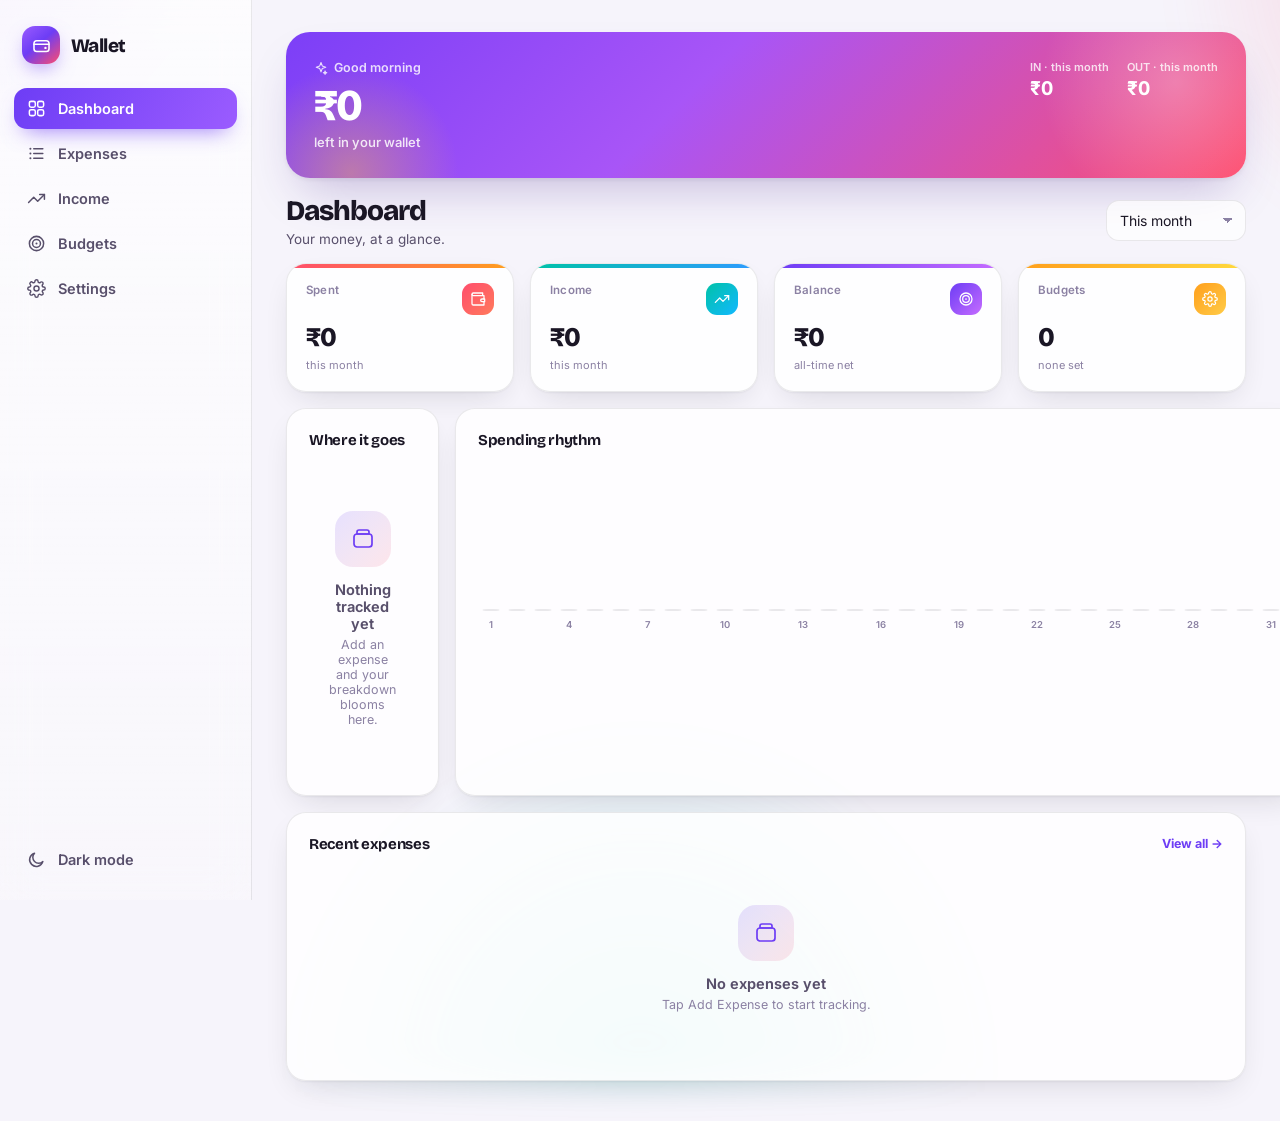
<file: index.html>
<!DOCTYPE html>
<html lang="en">
<head>
<meta charset="UTF-8">
<meta name="viewport" content="width=device-width, initial-scale=1.0, viewport-fit=cover">
<title>Wallet — Student Expense Tracker</title>
<link rel="icon" href="data:image/svg+xml,<svg xmlns=%22http://www.w3.org/2000/svg%22 viewBox=%220 0 100 100%22><text y=%22.9em%22 font-size=%2290%22>💸</text></svg>">
<link rel="preconnect" href="https://fonts.googleapis.com">
<link rel="preconnect" href="https://fonts.gstatic.com" crossorigin>
<link href="https://fonts.googleapis.com/css2?family=Bricolage+Grotesque:opsz,wght@12..96,500;12..96,700;12..96,800&family=Inter:wght@400;500;600;700&display=swap" rel="stylesheet">
<style>
:root{
  --ink:#1a1625; --ink-2:#584f6b; --ink-3:#8b81a3;
  --bg:#f6f4fb; --bg-2:#ffffff; --line:rgba(26,22,37,.09);
  --grape:#6d3df5; --grape-2:#9b5cff;
  --punch:#ff4d6d; --mango:#ff9f1c; --mint:#00c2a8; --sky:#2e9bff; --lilac:#c56cff;
  --shadow:0 1px 2px rgba(26,22,37,.05), 0 12px 32px -12px rgba(26,22,37,.16);
  --shadow-lg:0 2px 4px rgba(26,22,37,.06), 0 24px 48px -16px rgba(64,30,140,.28);
  --r:20px; --r-sm:14px;
  --glow-1:rgba(155,92,255,.30); --glow-2:rgba(255,77,109,.22); --glow-3:rgba(0,194,168,.22);
}
html.dark{
  --ink:#f3f0fa; --ink-2:#b5acc9; --ink-3:#7f7596;
  --bg:#0e0b17; --bg-2:#181328; --line:rgba(255,255,255,.09);
  --shadow:0 1px 2px rgba(0,0,0,.4), 0 16px 40px -16px rgba(0,0,0,.7);
  --shadow-lg:0 2px 6px rgba(0,0,0,.5), 0 28px 56px -18px rgba(0,0,0,.8);
  --glow-1:rgba(155,92,255,.34); --glow-2:rgba(255,77,109,.22); --glow-3:rgba(0,194,168,.20);
}
*{box-sizing:border-box;margin:0;padding:0;-webkit-font-smoothing:antialiased;-webkit-tap-highlight-color:transparent}
html{scroll-behavior:smooth}
body{
  font-family:Inter,-apple-system,BlinkMacSystemFont,'Segoe UI',sans-serif;
  background:var(--bg); color:var(--ink); min-height:100vh; overflow-x:hidden;
  transition:background .3s,color .3s;
}
body::before{
  content:''; position:fixed; inset:-20%; z-index:-1; pointer-events:none;
  background:
    radial-gradient(42vw 42vw at 8% 2%, var(--glow-1), transparent 62%),
    radial-gradient(38vw 38vw at 96% 12%, var(--glow-2), transparent 60%),
    radial-gradient(44vw 44vw at 50% 100%, var(--glow-3), transparent 62%);
  filter:blur(18px);
}
h1,h2,h3,.display{font-family:'Bricolage Grotesque',Inter,sans-serif;letter-spacing:-.025em}
.tnum{font-variant-numeric:tabular-nums}
::-webkit-scrollbar{width:9px;height:9px}
::-webkit-scrollbar-thumb{background:var(--ink-3);opacity:.4;border-radius:9px}
::-webkit-scrollbar-track{background:transparent}
::placeholder{color:var(--ink-3)}
input,select,button,textarea{font-family:inherit;font-size:inherit;color:inherit}
input[type=date]::-webkit-calendar-picker-indicator{opacity:.55;cursor:pointer}
.dark input[type=date]::-webkit-calendar-picker-indicator{filter:invert(1);opacity:.6}
svg{display:block}

@keyframes rise{from{opacity:0;transform:translateY(10px)}to{opacity:1;transform:none}}
@keyframes pop{from{opacity:0;transform:translateY(18px) scale(.97)}to{opacity:1;transform:none}}
@keyframes grow{from{transform:scaleX(0)}to{transform:scaleX(1)}}
.rise{animation:rise .35s cubic-bezier(.2,.8,.3,1) both}
.rise>*{animation:rise .4s cubic-bezier(.2,.8,.3,1) both}
.rise>*:nth-child(2){animation-delay:.04s}
.rise>*:nth-child(3){animation-delay:.08s}
.rise>*:nth-child(4){animation-delay:.12s}
.rise>*:nth-child(5){animation-delay:.16s}

/* ---------- shell ---------- */
.shell{display:flex;min-height:100vh}
.side{
  display:none; width:252px; flex-shrink:0; flex-direction:column; gap:4px;
  padding:20px 14px; position:sticky; top:0; height:100vh;
  border-right:1px solid var(--line);
  background:linear-gradient(180deg, color-mix(in srgb, var(--bg-2) 72%, transparent), color-mix(in srgb, var(--bg-2) 30%, transparent));
  backdrop-filter:blur(20px); -webkit-backdrop-filter:blur(20px);
}
@media(min-width:900px){.side{display:flex}}
.main{flex:1;min-width:0;display:flex;flex-direction:column}
.content{
  flex:1;width:100%;max-width:1180px;margin:0 auto;
  padding:18px 16px calc(104px + env(safe-area-inset-bottom));
}
@media(min-width:640px){.content{padding:26px 24px 40px}}
@media(min-width:900px){.content{padding:32px 34px 40px}}

/* ---------- brand ---------- */
.brand{display:flex;align-items:center;gap:11px;padding:6px 8px 20px}
.brand-mark{
  width:38px;height:38px;border-radius:13px;flex-shrink:0;
  display:grid;place-items:center;color:#fff;
  background:linear-gradient(140deg,var(--grape-2),var(--grape) 45%,var(--punch));
  box-shadow:0 8px 20px -6px rgba(109,61,245,.6);
}
.brand-mark svg{width:19px;height:19px}
.brand-name{font-family:'Bricolage Grotesque',sans-serif;font-weight:800;font-size:19px;letter-spacing:-.03em}

/* ---------- nav ---------- */
.nav-btn{
  display:flex;align-items:center;gap:12px;width:100%;
  padding:11px 13px;border:0;border-radius:13px;cursor:pointer;
  background:transparent;color:var(--ink-2);font-weight:600;font-size:14.5px;
  transition:background .18s,color .18s,transform .18s;
}
.nav-btn svg{width:19px;height:19px}
.nav-btn:hover{background:color-mix(in srgb,var(--ink) 6%,transparent);color:var(--ink)}
.nav-btn.on{
  color:#fff;
  background:linear-gradient(120deg,var(--grape),var(--grape-2));
  box-shadow:0 10px 22px -10px rgba(109,61,245,.75);
}
.nav-btn.on:hover{transform:translateY(-1px)}

/* ---------- topbar (mobile) ---------- */
.topbar{
  display:flex;align-items:center;justify-content:space-between;gap:12px;
  padding:12px 16px calc(12px); position:sticky;top:0;z-index:30;
  border-bottom:1px solid var(--line);
  background:color-mix(in srgb,var(--bg) 80%,transparent);
  backdrop-filter:blur(18px);-webkit-backdrop-filter:blur(18px);
  padding-top:calc(12px + env(safe-area-inset-top));
}
@media(min-width:900px){.topbar{display:none}}

/* ---------- tabbar (mobile) ---------- */
.tabbar{
  position:fixed;left:0;right:0;bottom:0;z-index:40;
  display:grid;grid-template-columns:repeat(5,1fr);
  padding:8px 6px calc(8px + env(safe-area-inset-bottom));
  border-top:1px solid var(--line);
  background:color-mix(in srgb,var(--bg-2) 86%,transparent);
  backdrop-filter:blur(22px);-webkit-backdrop-filter:blur(22px);
}
@media(min-width:900px){.tabbar{display:none}}
.tab{
  display:flex;flex-direction:column;align-items:center;gap:3px;
  border:0;background:transparent;cursor:pointer;padding:6px 2px;border-radius:12px;
  font-size:10.5px;font-weight:600;color:var(--ink-3);transition:color .18s;
}
.tab svg{width:21px;height:21px}
.tab.on{color:var(--grape)}
html.dark .tab.on{color:var(--grape-2)}
.tab.on .tab-ico{
  background:linear-gradient(130deg,var(--grape),var(--lilac));color:#fff;
  box-shadow:0 8px 18px -8px rgba(109,61,245,.8);
}
.tab-ico{padding:5px 13px;border-radius:12px;transition:background .2s,color .2s}

/* ---------- cards ---------- */
.card{
  border-radius:var(--r);border:1px solid var(--line);
  background:color-mix(in srgb,var(--bg-2) 82%,transparent);
  backdrop-filter:blur(16px);-webkit-backdrop-filter:blur(16px);
  box-shadow:var(--shadow);
}
.pad{padding:18px}
@media(min-width:640px){.pad{padding:22px}}

.hero{
  position:relative;overflow:hidden;color:#fff;border:0;
  border-radius:24px;padding:22px;
  background:linear-gradient(135deg,#7c3ff7 0%,#a855f7 42%,#ff4d6d 100%);
  box-shadow:var(--shadow-lg);
}
@media(min-width:640px){.hero{padding:28px}}
.hero::after{
  content:'';position:absolute;right:-70px;top:-90px;width:280px;height:280px;border-radius:50%;
  background:radial-gradient(circle,rgba(255,255,255,.28),transparent 68%);
}
.hero::before{
  content:'';position:absolute;left:-50px;bottom:-110px;width:230px;height:230px;border-radius:50%;
  background:radial-gradient(circle,rgba(255,193,61,.4),transparent 66%);
}
.hero>*{position:relative;z-index:1}

/* ---------- stats ---------- */
.stat-grid{display:grid;grid-template-columns:repeat(2,1fr);gap:12px}
@media(min-width:900px){.stat-grid{grid-template-columns:repeat(4,1fr);gap:16px}}
.stat{
  position:relative;overflow:hidden;border-radius:var(--r);padding:16px;
  border:1px solid var(--line);box-shadow:var(--shadow);
  background:color-mix(in srgb,var(--bg-2) 86%,transparent);
  transition:transform .22s,box-shadow .22s;
}
@media(min-width:640px){.stat{padding:19px}}
.stat:hover{transform:translateY(-3px);box-shadow:var(--shadow-lg)}
.stat-bar{position:absolute;inset:0 0 auto 0;height:4px}
.stat-lbl{font-size:11.5px;font-weight:600;color:var(--ink-3);letter-spacing:.02em}
.stat-val{font-family:'Bricolage Grotesque',sans-serif;font-weight:800;font-size:22px;letter-spacing:-.035em;margin-top:8px;line-height:1.1}
@media(min-width:640px){.stat-val{font-size:27px}}
.stat-sub{font-size:11px;color:var(--ink-3);margin-top:5px}
.chip-ico{width:32px;height:32px;border-radius:11px;display:grid;place-items:center;flex-shrink:0}
.chip-ico svg{width:16px;height:16px}

/* ---------- misc ---------- */
.row-between{display:flex;align-items:center;justify-content:space-between;gap:12px;flex-wrap:wrap}
.h-title{font-size:23px;font-weight:800;letter-spacing:-.035em}
@media(min-width:640px){.h-title{font-size:28px}}
.h-sub{font-size:13.5px;color:var(--ink-2);margin-top:3px}
.sec-title{font-family:'Bricolage Grotesque',sans-serif;font-weight:700;font-size:15px;letter-spacing:-.02em}

.btn{
  display:inline-flex;align-items:center;justify-content:center;gap:7px;
  padding:11px 18px;border:0;border-radius:13px;cursor:pointer;
  font-weight:650;font-size:14px;transition:transform .18s,box-shadow .18s,filter .18s;
}
.btn svg{width:16px;height:16px}
.btn:active{transform:scale(.97)}
.btn-grad{
  color:#fff;background:linear-gradient(120deg,var(--grape),var(--lilac) 60%,var(--punch));
  box-shadow:0 10px 24px -10px rgba(109,61,245,.8);
}
.btn-grad:hover{filter:brightness(1.07);transform:translateY(-2px)}
.btn-soft{background:color-mix(in srgb,var(--ink) 7%,transparent);color:var(--ink-2)}
.btn-soft:hover{background:color-mix(in srgb,var(--ink) 11%,transparent);color:var(--ink)}
.btn-red{color:#fff;background:linear-gradient(120deg,#ff4d6d,#e11d48);box-shadow:0 10px 24px -10px rgba(225,29,72,.7)}
.icon-btn{
  width:38px;height:38px;border-radius:12px;border:1px solid var(--line);
  background:color-mix(in srgb,var(--bg-2) 70%,transparent);
  display:grid;place-items:center;cursor:pointer;color:var(--ink-2);transition:all .18s;
}
.icon-btn svg{width:17px;height:17px}
.icon-btn:hover{color:var(--ink);transform:translateY(-1px)}
.mini-btn{
  width:30px;height:30px;border-radius:10px;border:0;background:transparent;
  display:grid;place-items:center;cursor:pointer;color:var(--ink-3);transition:all .16s;
}
.mini-btn svg{width:15px;height:15px}
.mini-btn:hover{background:color-mix(in srgb,var(--grape) 14%,transparent);color:var(--grape)}
.mini-btn.danger:hover{background:rgba(255,77,109,.15);color:var(--punch)}

.field{
  width:100%;padding:11px 13px;border-radius:13px;
  border:1px solid var(--line);background:color-mix(in srgb,var(--bg-2) 70%,transparent);
  font-size:14px;outline:none;transition:border-color .18s,box-shadow .18s;
}
.field:focus{border-color:var(--grape);box-shadow:0 0 0 3.5px color-mix(in srgb,var(--grape) 18%,transparent)}
select.field{appearance:none;background-image:linear-gradient(45deg,transparent 50%,var(--ink-3) 50%),linear-gradient(135deg,var(--ink-3) 50%,transparent 50%);background-position:calc(100% - 17px) 50%,calc(100% - 12px) 50%;background-size:5px 5px,5px 5px;background-repeat:no-repeat;padding-right:34px}
.f-lbl{display:block;font-size:11.5px;font-weight:650;color:var(--ink-3);margin-bottom:6px;letter-spacing:.02em}

.list>*+*{border-top:1px solid var(--line)}
.item{display:flex;align-items:center;justify-content:space-between;gap:12px;padding:12px 0}
.item-l{display:flex;align-items:center;gap:12px;min-width:0;flex:1}
.avatar{width:40px;height:40px;border-radius:13px;display:grid;place-items:center;flex-shrink:0;font-size:17px}
.item-name{font-size:14.5px;font-weight:600;white-space:nowrap;overflow:hidden;text-overflow:ellipsis}
.item-meta{font-size:11.5px;color:var(--ink-3);margin-top:2px;white-space:nowrap;overflow:hidden;text-overflow:ellipsis}
.item-amt{font-weight:750;font-size:15px;white-space:nowrap}
.acts{display:flex;gap:2px;opacity:1}
@media(hover:hover){.acts{opacity:0;transition:opacity .18s}.item:hover .acts{opacity:1}}

.empty{display:flex;flex-direction:column;align-items:center;text-align:center;padding:46px 20px;color:var(--ink-3)}
.empty-ico{width:56px;height:56px;border-radius:18px;display:grid;place-items:center;margin-bottom:14px;background:linear-gradient(135deg,color-mix(in srgb,var(--grape) 16%,transparent),color-mix(in srgb,var(--punch) 14%,transparent));color:var(--grape)}
.empty-ico svg{width:24px;height:24px}
.empty-t{font-weight:650;font-size:14.5px;color:var(--ink-2)}
.empty-s{font-size:12.5px;margin-top:5px;max-width:280px}

.alert{display:flex;align-items:flex-start;gap:11px;padding:13px 16px;border-radius:var(--r-sm);font-size:13.5px;font-weight:550;line-height:1.45}
.alert svg{width:17px;height:17px;flex-shrink:0;margin-top:1px}
.alert.over{background:linear-gradient(110deg,rgba(255,77,109,.16),rgba(255,77,109,.07));color:#e11d48;border:1px solid rgba(255,77,109,.3)}
.alert.warn{background:linear-gradient(110deg,rgba(255,159,28,.18),rgba(255,159,28,.07));color:#d97706;border:1px solid rgba(255,159,28,.32)}
html.dark .alert.over{color:#ff8fa3}
html.dark .alert.warn{color:#fcbf59}

.split{display:grid;gap:14px}
@media(min-width:1020px){.split{grid-template-columns:5fr 7fr;gap:16px}}

.legend-row{display:flex;align-items:center;justify-content:space-between;gap:10px;font-size:13.5px;padding:5px 0}
.dot{width:9px;height:9px;border-radius:50%;flex-shrink:0}
.pct{font-size:11px;font-weight:600;color:var(--ink-3);padding:2px 7px;border-radius:7px;background:color-mix(in srgb,var(--ink) 7%,transparent)}

.bcard{border-radius:var(--r);border:1px solid var(--line);box-shadow:var(--shadow);overflow:hidden;background:color-mix(in srgb,var(--bg-2) 86%,transparent);transition:transform .22s,box-shadow .22s}
.bcard:hover{transform:translateY(-3px);box-shadow:var(--shadow-lg)}
.track{height:9px;border-radius:9px;overflow:hidden;background:color-mix(in srgb,var(--ink) 9%,transparent)}
.track>div{height:100%;border-radius:9px;transform-origin:left;animation:grow .55s cubic-bezier(.2,.8,.3,1) both}

.filters{display:flex;flex-wrap:wrap;gap:10px}
.filters>*{flex:1 1 150px;min-width:0}
.search-wrap{position:relative;flex:1 1 100%}
@media(min-width:640px){.search-wrap{flex:2 1 220px}}
.search-wrap svg{position:absolute;left:13px;top:50%;transform:translateY(-50%);width:16px;height:16px;color:var(--ink-3)}
.search-wrap .field{padding-left:38px}

/* ---------- modal ---------- */
.backdrop{position:fixed;inset:0;z-index:60;display:flex;align-items:flex-end;justify-content:center;background:rgba(14,11,23,.55);backdrop-filter:blur(7px);-webkit-backdrop-filter:blur(7px);animation:rise .2s both}
@media(min-width:640px){.backdrop{align-items:center;padding:20px}}
.sheet{
  width:100%;max-width:440px;max-height:92vh;display:flex;flex-direction:column;
  background:var(--bg-2);border:1px solid var(--line);
  border-radius:26px 26px 0 0;box-shadow:var(--shadow-lg);
  animation:pop .3s cubic-bezier(.2,.9,.3,1) both;
  padding-bottom:env(safe-area-inset-bottom);
}
@media(min-width:640px){.sheet{border-radius:24px;padding-bottom:0}}
.sheet-hd{display:flex;align-items:center;justify-content:space-between;padding:18px 20px 14px;border-bottom:1px solid var(--line)}
.sheet-hd h3{font-size:17px;font-weight:700}
.sheet-bd{padding:18px 20px;overflow-y:auto;display:flex;flex-direction:column;gap:14px}
.sheet-ft{display:flex;gap:10px;padding:14px 20px 18px;border-top:1px solid var(--line)}
.sheet-ft .btn{flex:1}
.grab{width:38px;height:4px;border-radius:4px;background:var(--line);margin:9px auto -4px}
@media(min-width:640px){.grab{display:none}}
.err{font-size:12.5px;color:var(--punch);font-weight:600;display:none}

.toast{
  position:fixed;left:50%;transform:translateX(-50%);z-index:80;
  bottom:calc(88px + env(safe-area-inset-bottom));
  display:flex;align-items:center;gap:8px;padding:12px 20px;border-radius:15px;
  color:#fff;font-size:13.5px;font-weight:650;
  background:linear-gradient(120deg,var(--grape),var(--lilac));
  box-shadow:0 16px 36px -12px rgba(109,61,245,.8);
  animation:pop .3s cubic-bezier(.2,.9,.3,1) both;
}
.toast svg{width:16px;height:16px}
@media(min-width:900px){.toast{bottom:28px}}
.scroll-x{overflow-x:auto;-webkit-overflow-scrolling:touch;scrollbar-width:none}
.scroll-x::-webkit-scrollbar{display:none}
</style>
</head>
<body>
<div id="app" class="shell"></div>

<script>
/* ============================= STATE ============================= */
const CATEGORIES = ['Food','Transport','Education','Shopping','Entertainment','Subscriptions','Health','Other'];
const INCOME_SOURCES = ['Pocket Money','Salary','Scholarship','Other'];
const CAT_COLORS = {
  Food:'#ff9f1c', Transport:'#2e9bff', Education:'#9b5cff', Shopping:'#ff4d6d',
  Entertainment:'#00c2a8', Subscriptions:'#6d3df5', Health:'#f43f5e', Other:'#8b81a3'
};
const CAT_EMOJI = {
  Food:'🍜', Transport:'🚌', Education:'📚', Shopping:'🛍️',
  Entertainment:'🎬', Subscriptions:'🔁', Health:'💊', Other:'✨'
};

const store = {
  get(k,f){ try{ const v=localStorage.getItem(k); return v?JSON.parse(v):f; }catch(e){ return f; } },
  set(k,v){ try{ localStorage.setItem(k,JSON.stringify(v)); }catch(e){} }
};

let state = {
  view:'dashboard',
  theme: store.get('wallet_theme', (matchMedia('(prefers-color-scheme: dark)').matches?'dark':'light')),
  expenses: store.get('wallet_expenses', []),
  income: store.get('wallet_income', []),
  budgets: store.get('wallet_budgets', []),
  dashPeriod:'month',
  histFilters:{search:'',category:'all',period:'month',start:'',end:''},
  modal:null, toast:null
};

function persist(){
  store.set('wallet_expenses',state.expenses);
  store.set('wallet_income',state.income);
  store.set('wallet_budgets',state.budgets);
  store.set('wallet_theme',state.theme);
}
function uid(){ return Date.now().toString(36)+Math.random().toString(36).slice(2,7); }
function todayISO(){ const d=new Date(); return new Date(d.getTime()-d.getTimezoneOffset()*60000).toISOString().slice(0,10); }
function fmtMoney(n){ return '₹'+Number(n||0).toLocaleString('en-IN',{maximumFractionDigits:2}); }
function fmtShort(n){
  n=Number(n||0); const a=Math.abs(n);
  if(a>=1e7) return '₹'+(n/1e7).toFixed(a>=1e8?0:1)+'Cr';
  if(a>=1e5) return '₹'+(n/1e5).toFixed(a>=1e6?0:1)+'L';
  if(a>=1e4) return '₹'+(n/1e3).toFixed(0)+'K';
  return fmtMoney(n);
}
function fmtDate(d){ return new Date(d+'T00:00:00').toLocaleDateString('en-IN',{day:'numeric',month:'short',year:'numeric'}); }
function esc(s){ const d=document.createElement('div'); d.innerText = s==null?'':s; return d.innerHTML; }

/* ============================= PERIOD ============================= */
function startOfWeek(d){ const x=new Date(d); const day=x.getDay(); x.setDate(x.getDate()+(day===0?-6:1-day)); x.setHours(0,0,0,0); return x; }
function periodRange(period, custom){
  const now=new Date(); now.setHours(0,0,0,0);
  if(period==='today') return {start:new Date(now),end:new Date(now)};
  if(period==='week'){ const s=startOfWeek(now); const e=new Date(s); e.setDate(e.getDate()+6); return {start:s,end:e}; }
  if(period==='month'){ return {start:new Date(now.getFullYear(),now.getMonth(),1), end:new Date(now.getFullYear(),now.getMonth()+1,0)}; }
  if(period==='custom' && custom && custom.start && custom.end) return {start:new Date(custom.start+'T00:00:00'),end:new Date(custom.end+'T00:00:00')};
  return {start:new Date(2000,0,1),end:new Date(2100,0,1)};
}
function inRange(ds,r){ const d=new Date(ds+'T00:00:00'); return d>=r.start && d<=r.end; }
function expensesIn(r){ return state.expenses.filter(e=>inRange(e.date,r)); }
function incomeIn(r){ return state.income.filter(i=>inRange(i.date,r)); }
function totalOf(a){ return a.reduce((s,x)=>s+Number(x.amount||0),0); }
function categoryBreakdown(arr){
  const m={}; arr.forEach(e=>{ m[e.category]=(m[e.category]||0)+Number(e.amount); });
  return Object.entries(m).filter(([,v])=>v>0).sort((a,b)=>b[1]-a[1]);
}
function spendOverTime(range){
  const days=Math.round((range.end-range.start)/86400000)+1;
  const out=[];
  if(days<=31 && days>0){
    for(let i=0;i<days;i++){
      const d=new Date(range.start); d.setDate(d.getDate()+i);
      const iso=new Date(d.getTime()-d.getTimezoneOffset()*60000).toISOString().slice(0,10);
      out.push({label:d.toLocaleDateString('en-IN',{day:'numeric'}), full:d.toLocaleDateString('en-IN',{day:'numeric',month:'short'}),
        value: state.expenses.filter(e=>e.date===iso).reduce((s,e)=>s+Number(e.amount),0)});
    }
  } else {
    let c=new Date(range.start); let guard=0;
    const first = state.expenses.length ? state.expenses.map(e=>e.date).sort()[0] : null;
    if(range.start.getFullYear()<2005 && first) c=new Date(first+'T00:00:00');
    const stop = range.end>new Date()? new Date(): range.end;
    while(c<=stop && guard++<80){
      const we=new Date(c); we.setDate(we.getDate()+6);
      out.push({label:c.toLocaleDateString('en-IN',{day:'numeric',month:'short'}), full:c.toLocaleDateString('en-IN',{day:'numeric',month:'short'}),
        value: state.expenses.filter(e=>inRange(e.date,{start:c,end:we})).reduce((s,e)=>s+Number(e.amount),0)});
      c=new Date(we); c.setDate(c.getDate()+1);
    }
  }
  return out;
}
function budgetProgress(b){
  const range=periodRange(b.period==='weekly'?'week':'month');
  const spent=totalOf(state.expenses.filter(e=>inRange(e.date,range)&&(b.category==='all'||e.category===b.category)));
  const pct=b.amount>0?Math.min(999,(spent/b.amount)*100):0;
  return {spent,pct,range,status:pct>=100?'over':pct>=80?'warn':'ok'};
}

/* ============================= ICONS ============================= */
const I = {
  grid:`<svg viewBox="0 0 24 24" fill="none" stroke="currentColor" stroke-width="1.9" stroke-linecap="round" stroke-linejoin="round"><rect x="3" y="3" width="7.5" height="7.5" rx="2.2"/><rect x="13.5" y="3" width="7.5" height="7.5" rx="2.2"/><rect x="3" y="13.5" width="7.5" height="7.5" rx="2.2"/><rect x="13.5" y="13.5" width="7.5" height="7.5" rx="2.2"/></svg>`,
  list:`<svg viewBox="0 0 24 24" fill="none" stroke="currentColor" stroke-width="1.9" stroke-linecap="round" stroke-linejoin="round"><line x1="8.5" y1="6" x2="20" y2="6"/><line x1="8.5" y1="12" x2="20" y2="12"/><line x1="8.5" y1="18" x2="20" y2="18"/><circle cx="4.3" cy="6" r="1.3" fill="currentColor" stroke="none"/><circle cx="4.3" cy="12" r="1.3" fill="currentColor" stroke="none"/><circle cx="4.3" cy="18" r="1.3" fill="currentColor" stroke="none"/></svg>`,
  trend:`<svg viewBox="0 0 24 24" fill="none" stroke="currentColor" stroke-width="1.9" stroke-linecap="round" stroke-linejoin="round"><polyline points="22 7 13.5 15.5 8.5 10.5 2 17"/><polyline points="16 7 22 7 22 13"/></svg>`,
  target:`<svg viewBox="0 0 24 24" fill="none" stroke="currentColor" stroke-width="1.9" stroke-linecap="round" stroke-linejoin="round"><circle cx="12" cy="12" r="9"/><circle cx="12" cy="12" r="5"/><circle cx="12" cy="12" r="1.3" fill="currentColor" stroke="none"/></svg>`,
  gear:`<svg viewBox="0 0 24 24" fill="none" stroke="currentColor" stroke-width="1.8" stroke-linecap="round" stroke-linejoin="round"><circle cx="12" cy="12" r="3.2"/><path d="M19.4 15a1.65 1.65 0 0 0 .33 1.82l.06.06a2 2 0 1 1-2.83 2.83l-.06-.06a1.65 1.65 0 0 0-1.82-.33 1.65 1.65 0 0 0-1 1.51V21a2 2 0 0 1-4 0v-.09A1.65 1.65 0 0 0 9 19.4a1.65 1.65 0 0 0-1.82.33l-.06.06a2 2 0 1 1-2.83-2.83l.06-.06a1.65 1.65 0 0 0 .33-1.82 1.65 1.65 0 0 0-1.51-1H3a2 2 0 0 1 0-4h.09A1.65 1.65 0 0 0 4.6 9a1.65 1.65 0 0 0-.33-1.82l-.06-.06a2 2 0 1 1 2.83-2.83l.06.06a1.65 1.65 0 0 0 1.82.33H9a1.65 1.65 0 0 0 1-1.51V3a2 2 0 0 1 4 0v.09a1.65 1.65 0 0 0 1 1.51 1.65 1.65 0 0 0 1.82-.33l.06-.06a2 2 0 1 1 2.83 2.83l-.06.06a1.65 1.65 0 0 0-.33 1.82V9a1.65 1.65 0 0 0 1.51 1H21a2 2 0 0 1 0 4h-.09a1.65 1.65 0 0 0-1.51 1z"/></svg>`,
  sun:`<svg viewBox="0 0 24 24" fill="none" stroke="currentColor" stroke-width="1.9" stroke-linecap="round" stroke-linejoin="round"><circle cx="12" cy="12" r="4.5"/><line x1="12" y1="1.5" x2="12" y2="3.5"/><line x1="12" y1="20.5" x2="12" y2="22.5"/><line x1="4.2" y1="4.2" x2="5.6" y2="5.6"/><line x1="18.4" y1="18.4" x2="19.8" y2="19.8"/><line x1="1.5" y1="12" x2="3.5" y2="12"/><line x1="20.5" y1="12" x2="22.5" y2="12"/><line x1="4.2" y1="19.8" x2="5.6" y2="18.4"/><line x1="18.4" y1="5.6" x2="19.8" y2="4.2"/></svg>`,
  moon:`<svg viewBox="0 0 24 24" fill="none" stroke="currentColor" stroke-width="1.9" stroke-linecap="round" stroke-linejoin="round"><path d="M20 14.5A8.5 8.5 0 1 1 9.5 4a6.8 6.8 0 0 0 10.5 10.5z"/></svg>`,
  plus:`<svg viewBox="0 0 24 24" fill="none" stroke="currentColor" stroke-width="2.3" stroke-linecap="round" stroke-linejoin="round"><line x1="12" y1="5" x2="12" y2="19"/><line x1="5" y1="12" x2="19" y2="12"/></svg>`,
  edit:`<svg viewBox="0 0 24 24" fill="none" stroke="currentColor" stroke-width="1.8" stroke-linecap="round" stroke-linejoin="round"><path d="M12 20h9"/><path d="M16.5 3.5a2.12 2.12 0 0 1 3 3L7 19l-4 1 1-4Z"/></svg>`,
  trash:`<svg viewBox="0 0 24 24" fill="none" stroke="currentColor" stroke-width="1.8" stroke-linecap="round" stroke-linejoin="round"><polyline points="3 6 5 6 21 6"/><path d="M19 6l-1 14a2 2 0 0 1-2 2H8a2 2 0 0 1-2-2L5 6"/><path d="M10 11v6"/><path d="M14 11v6"/><path d="M9 6V4a1 1 0 0 1 1-1h4a1 1 0 0 1 1 1v2"/></svg>`,
  search:`<svg viewBox="0 0 24 24" fill="none" stroke="currentColor" stroke-width="2" stroke-linecap="round" stroke-linejoin="round"><circle cx="11" cy="11" r="7"/><line x1="21" y1="21" x2="16.65" y2="16.65"/></svg>`,
  close:`<svg viewBox="0 0 24 24" fill="none" stroke="currentColor" stroke-width="2" stroke-linecap="round" stroke-linejoin="round"><line x1="18" y1="6" x2="6" y2="18"/><line x1="6" y1="6" x2="18" y2="18"/></svg>`,
  alert:`<svg viewBox="0 0 24 24" fill="none" stroke="currentColor" stroke-width="1.9" stroke-linecap="round" stroke-linejoin="round"><path d="M10.29 3.86 1.82 18a2 2 0 0 0 1.71 3h16.94a2 2 0 0 0 1.71-3L13.71 3.86a2 2 0 0 0-3.42 0z"/><line x1="12" y1="9" x2="12" y2="13"/><line x1="12" y1="17" x2="12.01" y2="17"/></svg>`,
  wallet:`<svg viewBox="0 0 24 24" fill="none" stroke="currentColor" stroke-width="1.9" stroke-linecap="round" stroke-linejoin="round"><path d="M21 12V7H5a2 2 0 0 1 0-4h14v4"/><path d="M3 5v14a2 2 0 0 0 2 2h16v-5"/><path d="M18 12a2 2 0 0 0 0 4h4v-4Z"/></svg>`,
  empty:`<svg viewBox="0 0 24 24" fill="none" stroke="currentColor" stroke-width="1.7" stroke-linecap="round" stroke-linejoin="round"><rect x="3" y="7" width="18" height="13" rx="3"/><path d="M16 3H8a2 2 0 0 0-2 2v2h12V5a2 2 0 0 0-2-2z"/></svg>`,
  check:`<svg viewBox="0 0 24 24" fill="none" stroke="currentColor" stroke-width="2.4" stroke-linecap="round" stroke-linejoin="round"><polyline points="20 6 9 17 4 12"/></svg>`,
  logo:`<svg viewBox="0 0 24 24" fill="none" stroke="currentColor" stroke-width="2" stroke-linecap="round" stroke-linejoin="round"><rect x="2.5" y="6" width="19" height="13.5" rx="3.5"/><path d="M2.5 10.5h19"/><circle cx="17" cy="15" r="1.5" fill="currentColor" stroke="none"/></svg>`,
  spark:`<svg viewBox="0 0 24 24" fill="none" stroke="currentColor" stroke-width="1.9" stroke-linecap="round" stroke-linejoin="round"><path d="M12 2.5l2.2 5.9 5.9 2.2-5.9 2.2L12 18.7l-2.2-5.9-5.9-2.2 5.9-2.2z"/><path d="M19 17l.8 2.2 2.2.8-2.2.8-.8 2.2-.8-2.2-2.2-.8 2.2-.8z"/></svg>`
};
const ic=(n,s=18)=>`<span style="display:inline-flex;width:${s}px;height:${s}px">${I[n]||''}</span>`;

/* ============================= CHARTS ============================= */
function donut(data,size){
  const total=data.reduce((s,[,v])=>s+v,0);
  if(total<=0) return empty('Nothing tracked yet','Add an expense and your breakdown blooms here.');
  const r=size/2-15, cx=size/2, cy=size/2, circ=2*Math.PI*r;
  let off=0;
  const segs=data.map(([cat,val])=>{
    const len=(val/total)*circ;
    const s=`<circle cx="${cx}" cy="${cy}" r="${r}" fill="none" stroke="${CAT_COLORS[cat]}" stroke-width="15"
      stroke-dasharray="${Math.max(len-2,0)} ${circ-Math.max(len-2,0)}" stroke-dashoffset="${-off}" stroke-linecap="round"
      transform="rotate(-90 ${cx} ${cy})"/>`;
    off+=len; return s;
  }).join('');
  return `
  <div style="display:flex;flex-direction:column;align-items:center;gap:20px">
    <svg width="${size}" height="${size}" viewBox="0 0 ${size} ${size}" style="flex-shrink:0">
      <circle cx="${cx}" cy="${cy}" r="${r}" fill="none" stroke="var(--line)" stroke-width="15"/>
      ${segs}
      <text x="${cx}" y="${cy-1}" text-anchor="middle" fill="var(--ink)" style="font-family:'Bricolage Grotesque',sans-serif;font-size:19px;font-weight:800;letter-spacing:-.03em">${fmtShort(total)}</text>
      <text x="${cx}" y="${cy+17}" text-anchor="middle" fill="var(--ink-3)" style="font-size:10.5px;font-weight:600">total spent</text>
    </svg>
    <div style="width:100%">
      ${data.map(([cat,val])=>`
        <div class="legend-row">
          <span style="display:flex;align-items:center;gap:9px;min-width:0"><span class="dot" style="background:${CAT_COLORS[cat]}"></span><span style="color:var(--ink-2);font-weight:550;overflow:hidden;text-overflow:ellipsis;white-space:nowrap">${cat}</span></span>
          <span style="display:flex;align-items:center;gap:9px;flex-shrink:0">
            <span class="pct">${((val/total)*100).toFixed(0)}%</span>
            <span class="tnum" style="font-weight:700">${fmtMoney(val)}</span>
          </span>
        </div>`).join('')}
    </div>
  </div>`;
}

function bars(buckets){
  if(!buckets.length) return empty('No activity','Nothing to plot for this range yet.');
  const H=170, max=Math.max(1,...buckets.map(b=>b.value));
  const step=Math.max(26, Math.min(48, 640/buckets.length));
  const W=Math.max(buckets.length*step, 280);
  const bw=Math.min(20, step-9);
  const g=buckets.map((b,i)=>{
    const h=b.value>0?Math.max((b.value/max)*(H-40),4):2;
    const x=i*step+(step-bw)/2, y=H-24-h;
    return `<g>
      <rect x="${x}" y="${y}" width="${bw}" height="${h}" rx="${Math.min(bw/2,6)}" fill="${b.value>0?'url(#bg1)':'var(--line)'}"><title>${b.full}: ${fmtMoney(b.value)}</title></rect>
      ${buckets.length<=16||i%Math.ceil(buckets.length/12)===0?`<text x="${x+bw/2}" y="${H-7}" text-anchor="middle" fill="var(--ink-3)" style="font-size:9.5px;font-weight:600">${b.label}</text>`:''}
    </g>`;
  }).join('');
  return `<div class="scroll-x"><svg width="${W}" height="${H}" viewBox="0 0 ${W} ${H}" style="min-width:100%">
    <defs><linearGradient id="bg1" x1="0" y1="1" x2="0" y2="0">
      <stop offset="0%" stop-color="#6d3df5"/><stop offset="55%" stop-color="#9b5cff"/><stop offset="100%" stop-color="#ff4d6d"/>
    </linearGradient></defs>${g}</svg></div>`;
}

/* ============================= BLOCKS ============================= */
function empty(t,s){
  return `<div class="empty"><span class="empty-ico">${I.empty}</span><p class="empty-t">${t}</p>${s?`<p class="empty-s">${s}</p>`:''}</div>`;
}
function sel(id,opts,v,style=''){
  return `<select id="${id}" class="field" style="${style}">${opts.map(o=>`<option value="${o.value}"${o.value===v?' selected':''}>${o.label}</option>`).join('')}</select>`;
}
function stat(lbl,val,sub,iconName,grad,tint){
  return `<div class="stat">
    <span class="stat-bar" style="background:${grad}"></span>
    <div style="display:flex;align-items:flex-start;justify-content:space-between;gap:8px">
      <p class="stat-lbl">${lbl}</p>
      <span class="chip-ico" style="background:${tint};color:#fff">${I[iconName]}</span>
    </div>
    <p class="stat-val tnum">${val}</p>
    ${sub?`<p class="stat-sub">${sub}</p>`:''}
  </div>`;
}

/* ============================= VIEWS ============================= */
function viewDashboard(){
  const range=periodRange(state.dashPeriod);
  const exp=expensesIn(range), inc=incomeIn(range);
  const spent=totalOf(exp), income=totalOf(inc);
  const remaining=totalOf(state.income)-totalOf(state.expenses);
  const progs=state.budgets.map(b=>({b,prog:budgetProgress(b)}));
  const alerts=progs.filter(x=>x.prog.status!=='ok');
  const recent=[...state.expenses].sort((a,b)=>b.date.localeCompare(a.date)||b.id.localeCompare(a.id)).slice(0,5);
  const hour=new Date().getHours();
  const greet=hour<12?'Good morning':hour<17?'Good afternoon':'Good evening';
  const label={today:'today',week:'this week',month:'this month',all:'all time'}[state.dashPeriod];

  return `<div class="rise" style="display:flex;flex-direction:column;gap:16px">

    <div class="hero">
      <div style="display:flex;align-items:flex-start;justify-content:space-between;gap:12px;flex-wrap:wrap">
        <div>
          <p style="font-size:12.5px;font-weight:600;opacity:.82;display:flex;align-items:center;gap:6px">${ic('spark',14)} ${greet}</p>
          <p style="font-family:'Bricolage Grotesque',sans-serif;font-weight:800;font-size:clamp(30px,8vw,44px);letter-spacing:-.045em;line-height:1.05;margin-top:8px" class="tnum">${fmtMoney(remaining)}</p>
          <p style="font-size:13px;opacity:.85;margin-top:5px;font-weight:550">left in your wallet</p>
        </div>
        <div style="display:flex;gap:18px;flex-wrap:wrap">
          <div><p style="font-size:11px;opacity:.8;font-weight:600">IN · ${label}</p><p class="tnum" style="font-size:19px;font-weight:750;margin-top:3px">${fmtMoney(income)}</p></div>
          <div><p style="font-size:11px;opacity:.8;font-weight:600">OUT · ${label}</p><p class="tnum" style="font-size:19px;font-weight:750;margin-top:3px">${fmtMoney(spent)}</p></div>
        </div>
      </div>
    </div>

    <div class="row-between">
      <div><h1 class="h-title">Dashboard</h1><p class="h-sub">Your money, at a glance.</p></div>
      ${sel('dash-period',[{value:'today',label:'Today'},{value:'week',label:'This week'},{value:'month',label:'This month'},{value:'all',label:'All time'}],state.dashPeriod,'width:auto;min-width:140px')}
    </div>

    ${alerts.length?`<div style="display:flex;flex-direction:column;gap:9px">${alerts.map(({b,prog})=>`
      <div class="alert ${prog.status}">${I.alert}<span>${prog.status==='over'
        ? `You've blown past <b>${esc(b.label)}</b> — ${fmtMoney(prog.spent)} of ${fmtMoney(b.amount)}.`
        : `${prog.pct.toFixed(0)}% of <b>${esc(b.label)}</b> used — ${fmtMoney(prog.spent)} of ${fmtMoney(b.amount)}.`}</span></div>`).join('')}</div>`:''}

    <div class="stat-grid">
      ${stat('Spent',fmtShort(spent),label,'wallet','linear-gradient(90deg,#ff4d6d,#ff9f1c)','linear-gradient(135deg,#ff4d6d,#ff7a5c)')}
      ${stat('Income',fmtShort(income),label,'trend','linear-gradient(90deg,#00c2a8,#2e9bff)','linear-gradient(135deg,#00c2a8,#12b8ff)')}
      ${stat('Balance',fmtShort(remaining),'all-time net','target','linear-gradient(90deg,#6d3df5,#c56cff)','linear-gradient(135deg,#6d3df5,#c56cff)')}
      ${stat('Budgets',String(state.budgets.length),state.budgets.length?`${alerts.length} need attention`:'none set','gear','linear-gradient(90deg,#ff9f1c,#ffd93d)','linear-gradient(135deg,#ff9f1c,#ffcb47)')}
    </div>

    <div class="split">
      <div class="card pad"><h3 class="sec-title" style="margin-bottom:16px">Where it goes</h3>${donut(categoryBreakdown(exp),190)}</div>
      <div class="card pad"><h3 class="sec-title" style="margin-bottom:16px">Spending rhythm</h3>${bars(spendOverTime(range))}</div>
    </div>

    <div class="card pad">
      <div class="row-between" style="margin-bottom:6px">
        <h3 class="sec-title">Recent expenses</h3>
        <button data-nav="expenses" style="border:0;background:transparent;cursor:pointer;font-size:12.5px;font-weight:700;color:var(--grape)">View all →</button>
      </div>
      ${recent.length?`<div class="list">${recent.map(e=>expRow(e,true)).join('')}</div>`:empty('No expenses yet','Tap Add Expense to start tracking.')}
    </div>
  </div>`;
}

function expRow(e,compact){
  const c=CAT_COLORS[e.category]||'#8b81a3';
  return `<div class="item">
    <div class="item-l">
      <span class="avatar" style="background:linear-gradient(140deg,${c}2e,${c}14);border:1px solid ${c}33">${CAT_EMOJI[e.category]||'✨'}</span>
      <div style="min-width:0">
        <p class="item-name">${esc(e.description)}</p>
        <p class="item-meta">${e.category} · ${fmtDate(e.date)}</p>
      </div>
    </div>
    <div style="display:flex;align-items:center;gap:8px;flex-shrink:0">
      <span class="item-amt tnum">−${fmtMoney(e.amount)}</span>
      ${!compact?`<div class="acts">
        <button class="mini-btn" data-edit-expense="${e.id}">${I.edit}</button>
        <button class="mini-btn danger" data-del-expense="${e.id}">${I.trash}</button>
      </div>`:''}
    </div>
  </div>`;
}

function viewExpenses(){
  const f=state.histFilters;
  const range=periodRange(f.period,{start:f.start,end:f.end});
  let list=expensesIn(range);
  if(f.category!=='all') list=list.filter(e=>e.category===f.category);
  const q=f.search.trim().toLowerCase();
  if(q) list=list.filter(e=>e.description.toLowerCase().includes(q)||(e.notes||'').toLowerCase().includes(q));
  list=[...list].sort((a,b)=>b.date.localeCompare(a.date)||b.id.localeCompare(a.id));

  return `<div class="rise" style="display:flex;flex-direction:column;gap:14px">
    <div class="row-between">
      <div><h1 class="h-title">Expenses</h1><p class="h-sub">${list.length} entr${list.length!==1?'ies':'y'} · <b>${fmtMoney(totalOf(list))}</b></p></div>
      <button class="btn btn-grad" data-open-modal="add-expense">${I.plus}Add Expense</button>
    </div>
    <div class="card" style="padding:14px">
      <div class="filters">
        <div class="search-wrap">${I.search}<input id="hist-search" class="field" value="${esc(f.search)}" placeholder="Search expenses…"/></div>
        ${sel('hist-category',[{value:'all',label:'All categories'},...CATEGORIES.map(c=>({value:c,label:c}))],f.category)}
        ${sel('hist-period',[{value:'today',label:'Today'},{value:'week',label:'This week'},{value:'month',label:'This month'},{value:'custom',label:'Custom range'},{value:'all',label:'All time'}],f.period)}
        ${f.period==='custom'?`
          <input type="date" id="hist-start" class="field" value="${f.start}"/>
          <input type="date" id="hist-end" class="field" value="${f.end}"/>`:''}
      </div>
    </div>
    <div class="card pad">${list.length?`<div class="list">${list.map(e=>expRow(e,false)).join('')}</div>`:empty('Nothing matches','Try loosening the filters, or add something new.')}</div>
  </div>`;
}

function viewIncome(){
  const list=[...state.income].sort((a,b)=>b.date.localeCompare(a.date));
  return `<div class="rise" style="display:flex;flex-direction:column;gap:14px">
    <div class="row-between">
      <div><h1 class="h-title">Income</h1><p class="h-sub"><b>${fmtMoney(totalOf(list))}</b> received all-time</p></div>
      <button class="btn btn-grad" data-open-modal="add-income">${I.plus}Add Income</button>
    </div>
    <div class="card pad">${list.length?`<div class="list">${list.map(i=>`
      <div class="item">
        <div class="item-l">
          <span class="avatar" style="background:linear-gradient(140deg,#00c2a833,#2e9bff1a);border:1px solid #00c2a840;color:#00a58f">${I.trend.replace('<svg','<svg width="17" height="17"')}</span>
          <div style="min-width:0">
            <p class="item-name">${esc(i.source)}</p>
            <p class="item-meta">${fmtDate(i.date)}${i.note?' · '+esc(i.note):''}</p>
          </div>
        </div>
        <div style="display:flex;align-items:center;gap:8px;flex-shrink:0">
          <span class="item-amt tnum" style="color:#00a58f">+${fmtMoney(i.amount)}</span>
          <div class="acts">
            <button class="mini-btn" data-edit-income="${i.id}">${I.edit}</button>
            <button class="mini-btn danger" data-del-income="${i.id}">${I.trash}</button>
          </div>
        </div>
      </div>`).join('')}</div>`:empty('No income yet','Pocket money, salary, scholarship — log it here.')}</div>
  </div>`;
}

function viewBudgets(){
  return `<div class="rise" style="display:flex;flex-direction:column;gap:14px">
    <div class="row-between">
      <div><h1 class="h-title">Budgets</h1><p class="h-sub">Set a ceiling, watch the gauge.</p></div>
      <button class="btn btn-grad" data-open-modal="add-budget">${I.plus}Add Budget</button>
    </div>
    ${state.budgets.length
      ? `<div style="display:grid;gap:14px;grid-template-columns:repeat(auto-fill,minmax(min(100%,290px),1fr))">${state.budgets.map(budgetCard).join('')}</div>`
      : `<div class="card">${empty('No budgets yet','Create a weekly or monthly limit to stay on track.')}</div>`}
  </div>`;
}

function budgetCard(b){
  const p=budgetProgress(b);
  const fill = p.status==='over' ? 'linear-gradient(90deg,#ff4d6d,#f43f5e)'
             : p.status==='warn' ? 'linear-gradient(90deg,#ff9f1c,#ffd93d)'
             : 'linear-gradient(90deg,#6d3df5,#c56cff,#2e9bff)';
  const tone = p.status==='over'?'#e11d48':p.status==='warn'?'#d97706':'var(--ink-3)';
  return `<div class="bcard">
    <span style="display:block;height:5px;background:${fill}"></span>
    <div class="pad">
      <div style="display:flex;align-items:flex-start;justify-content:space-between;gap:8px">
        <div style="min-width:0">
          <p style="font-weight:700;font-size:15px;overflow:hidden;text-overflow:ellipsis;white-space:nowrap">${esc(b.label)}</p>
          <p style="font-size:11.5px;color:var(--ink-3);margin-top:3px;text-transform:capitalize">${b.period} · ${b.category==='all'?'All categories':b.category}</p>
        </div>
        <div style="display:flex;gap:2px;flex-shrink:0">
          <button class="mini-btn" data-edit-budget="${b.id}">${I.edit}</button>
          <button class="mini-btn danger" data-del-budget="${b.id}">${I.trash}</button>
        </div>
      </div>
      <div style="margin-top:18px">
        <div style="display:flex;align-items:baseline;justify-content:space-between;gap:8px;margin-bottom:9px">
          <span class="tnum" style="font-family:'Bricolage Grotesque',sans-serif;font-size:24px;font-weight:800;letter-spacing:-.035em">${fmtMoney(p.spent)}</span>
          <span class="tnum" style="font-size:12px;color:var(--ink-3);font-weight:600">of ${fmtMoney(b.amount)}</span>
        </div>
        <div class="track"><div style="width:${Math.min(100,p.pct)}%;background:${fill}"></div></div>
        <p style="margin-top:10px;font-size:12px;font-weight:600;color:${tone}">
          ${p.status==='over'?`Over by ${fmtMoney(p.spent-b.amount)}`:p.status==='warn'?`${p.pct.toFixed(0)}% used — easy now`:`${fmtMoney(Math.max(0,b.amount-p.spent))} still yours`}
        </p>
      </div>
    </div>
  </div>`;
}

function viewSettings(){
  return `<div class="rise" style="display:flex;flex-direction:column;gap:14px;max-width:620px">
    <div><h1 class="h-title">Settings</h1><p class="h-sub">Preferences for your tracker.</p></div>
    <div class="card pad">
      <div class="row-between">
        <div><p style="font-weight:650;font-size:14.5px">Appearance</p><p style="font-size:12.5px;color:var(--ink-3);margin-top:3px">Switch between light and dark.</p></div>
        <button id="theme-toggle-settings" class="btn btn-soft">${ic(state.theme==='dark'?'moon':'sun',16)}${state.theme==='dark'?'Dark':'Light'}</button>
      </div>
    </div>
    <div class="card pad">
      <p style="font-weight:650;font-size:14.5px">Your data</p>
      <p style="font-size:12.5px;color:var(--ink-3);margin:6px 0 14px">${state.expenses.length} expenses · ${state.income.length} income entries · ${state.budgets.length} budgets. Stored only in this browser.</p>
      <button id="clear-data" class="btn btn-soft" style="color:#e11d48">${I.trash}Clear all data</button>
    </div>
  </div>`;
}

/* ============================= MODAL ============================= */
function sheet(title,body,footer){
  return `<div class="backdrop" id="backdrop"><div class="sheet">
    <div class="grab"></div>
    <div class="sheet-hd"><h3>${title}</h3><button class="icon-btn" id="modal-close" style="width:34px;height:34px">${I.close}</button></div>
    <div class="sheet-bd">${body}</div>
    <div class="sheet-ft">${footer}</div>
  </div></div>`;
}
function inp(id,v,ph='',type='text'){
  return `<input id="${id}" class="field" type="${type}" value="${v==null?'':esc(String(v))}" placeholder="${ph}"${type==='number'?' inputmode="decimal" step="0.01"':''}/>`;
}
const lbl=t=>`<label class="f-lbl">${t}</label>`;
const two=(a,b)=>`<div style="display:grid;grid-template-columns:1fr 1fr;gap:12px">${a}${b}</div>`;

function renderModal(){
  const m=state.modal; if(!m) return '';
  const cancel=`<button class="btn btn-soft" id="modal-cancel">Cancel</button>`;
  if(m.type.endsWith('expense')&&m.type!=='confirm-delete'){
    const e=m.payload||{amount:'',description:'',category:CATEGORIES[0],date:todayISO(),notes:''};
    return sheet(m.type==='edit-expense'?'Edit Expense':'Add Expense',
      `<div>${lbl('Amount (₹)')}${inp('f-amount',e.amount,'0.00','number')}</div>
       <div>${lbl('Description')}${inp('f-desc',e.description,'e.g. Canteen lunch')}</div>
       ${two(`<div>${lbl('Category')}${sel('f-category',CATEGORIES.map(c=>({value:c,label:c})),e.category)}</div>`,
             `<div>${lbl('Date')}${inp('f-date',e.date,'','date')}</div>`)}
       <div>${lbl('Notes (optional)')}${inp('f-notes',e.notes,'Add a note…')}</div>
       <p class="err" id="f-err"></p>`,
      `${cancel}<button class="btn btn-grad" id="f-save">${m.type==='edit-expense'?'Save':'Add Expense'}</button>`);
  }
  if(m.type.endsWith('income')){
    const i=m.payload||{amount:'',source:INCOME_SOURCES[0],date:todayISO(),note:''};
    return sheet(m.type==='edit-income'?'Edit Income':'Add Income',
      `<div>${lbl('Amount (₹)')}${inp('f-amount',i.amount,'0.00','number')}</div>
       ${two(`<div>${lbl('Source')}${sel('f-source',INCOME_SOURCES.map(s=>({value:s,label:s})),i.source)}</div>`,
             `<div>${lbl('Date')}${inp('f-date',i.date,'','date')}</div>`)}
       <div>${lbl('Note (optional)')}${inp('f-note',i.note,'Add a note…')}</div>
       <p class="err" id="f-err"></p>`,
      `${cancel}<button class="btn btn-grad" id="f-save">${m.type==='edit-income'?'Save':'Add Income'}</button>`);
  }
  if(m.type.endsWith('budget')){
    const b=m.payload||{label:'',amount:'',period:'monthly',category:'all'};
    return sheet(m.type==='edit-budget'?'Edit Budget':'Add Budget',
      `<div>${lbl('Label')}${inp('f-label',b.label,'e.g. Monthly limit')}</div>
       <div>${lbl('Amount (₹)')}${inp('f-amount',b.amount,'0.00','number')}</div>
       ${two(`<div>${lbl('Period')}${sel('f-period',[{value:'weekly',label:'Weekly'},{value:'monthly',label:'Monthly'}],b.period)}</div>`,
             `<div>${lbl('Category')}${sel('f-category',[{value:'all',label:'All categories'},...CATEGORIES.map(c=>({value:c,label:c}))],b.category)}</div>`)}
       <p class="err" id="f-err"></p>`,
      `${cancel}<button class="btn btn-grad" id="f-save">${m.type==='edit-budget'?'Save':'Add Budget'}</button>`);
  }
  if(m.type==='confirm-delete'){
    return sheet('Delete this?',
      `<p style="font-size:14px;color:var(--ink-2);line-height:1.55">This can't be undone. Delete <b>${esc(m.payload.label)}</b>?</p>`,
      `${cancel}<button class="btn btn-red" id="confirm-del">Delete</button>`);
  }
  return '';
}

/* ============================= SHELL ============================= */
const NAV=[['dashboard','Dashboard','grid'],['expenses','Expenses','list'],['income','Income','trend'],['budgets','Budgets','target'],['settings','Settings','gear']];

function render(){
  document.documentElement.classList.toggle('dark',state.theme==='dark');
  let v='';
  if(state.view==='dashboard') v=viewDashboard();
  else if(state.view==='expenses') v=viewExpenses();
  else if(state.view==='income') v=viewIncome();
  else if(state.view==='budgets') v=viewBudgets();
  else v=viewSettings();

  document.getElementById('app').innerHTML=`
    <aside class="side">
      <div class="brand"><span class="brand-mark">${I.logo}</span><span class="brand-name">Wallet</span></div>
      <nav style="flex:1;display:flex;flex-direction:column;gap:4px">
        ${NAV.map(([id,label,icn])=>`<button class="nav-btn${state.view===id?' on':''}" data-nav="${id}">${I[icn]}<span>${label}</span></button>`).join('')}
      </nav>
      <button class="nav-btn" id="theme-toggle">${I[state.theme==='dark'?'sun':'moon']}<span>${state.theme==='dark'?'Light mode':'Dark mode'}</span></button>
    </aside>

    <div class="main">
      <header class="topbar">
        <div style="display:flex;align-items:center;gap:10px">
          <span class="brand-mark" style="width:33px;height:33px;border-radius:11px">${I.logo}</span>
          <span class="brand-name" style="font-size:17px">Wallet</span>
        </div>
        <button class="icon-btn" id="theme-toggle-mobile">${I[state.theme==='dark'?'sun':'moon']}</button>
      </header>

      <main class="content">${v}</main>

      <nav class="tabbar">
        ${NAV.map(([id,label,icn])=>`<button class="tab${state.view===id?' on':''}" data-nav="${id}"><span class="tab-ico">${I[icn]}</span><span>${label}</span></button>`).join('')}
      </nav>
    </div>

    ${renderModal()}
    ${state.toast?`<div class="toast">${I.check}${state.toast}</div>`:''}
  `;
  bind();
}

/* ============================= EVENTS ============================= */
function toast(msg){
  state.toast=msg; render();
  clearTimeout(window.__t); window.__t=setTimeout(()=>{ state.toast=null; render(); },2100);
}
const closeModal=()=>{ state.modal=null; render(); };
const openModal=(t,p=null)=>{ state.modal={type:t,payload:p}; render(); };
function num(id){ const v=parseFloat(document.getElementById(id).value); return isNaN(v)||v<=0?null:v; }
function fail(msg){ const e=document.getElementById('f-err'); e.textContent=msg; e.style.display='block'; }

function saveExpense(){
  const amount=num('f-amount'), desc=document.getElementById('f-desc').value.trim(), date=document.getElementById('f-date').value;
  if(!amount||!desc||!date) return fail('Enter a valid amount, description and date.');
  const category=document.getElementById('f-category').value, notes=document.getElementById('f-notes').value.trim();
  const m=state.modal;
  if(m.type==='edit-expense'){
    const i=state.expenses.findIndex(e=>e.id===m.payload.id);
    state.expenses[i]={...m.payload,amount,description:desc,category,date,notes}; persist(); closeModal(); toast('Expense updated');
  } else { state.expenses.push({id:uid(),amount,description:desc,category,date,notes}); persist(); closeModal(); toast('Expense added'); }
}
function saveIncome(){
  const amount=num('f-amount'), date=document.getElementById('f-date').value;
  if(!amount||!date) return fail('Enter a valid amount and date.');
  const source=document.getElementById('f-source').value, note=document.getElementById('f-note').value.trim();
  const m=state.modal;
  if(m.type==='edit-income'){
    const i=state.income.findIndex(x=>x.id===m.payload.id);
    state.income[i]={...m.payload,amount,source,date,note}; persist(); closeModal(); toast('Income updated');
  } else { state.income.push({id:uid(),amount,source,date,note}); persist(); closeModal(); toast('Income added'); }
}
function saveBudget(){
  const amount=num('f-amount'), label=document.getElementById('f-label').value.trim();
  if(!amount||!label) return fail('Enter a valid label and amount.');
  const period=document.getElementById('f-period').value, category=document.getElementById('f-category').value;
  const m=state.modal;
  if(m.type==='edit-budget'){
    const i=state.budgets.findIndex(b=>b.id===m.payload.id);
    state.budgets[i]={...m.payload,amount,label,period,category}; persist(); closeModal(); toast('Budget updated');
  } else { state.budgets.push({id:uid(),amount,label,period,category}); persist(); closeModal(); toast('Budget created'); }
}

function bind(){
  const app=document.getElementById('app');
  app.querySelectorAll('[data-nav]').forEach(el=>el.onclick=()=>{ state.view=el.dataset.nav; state.modal=null; render(); window.scrollTo(0,0); });

  ['theme-toggle','theme-toggle-mobile','theme-toggle-settings'].forEach(id=>{
    const el=document.getElementById(id);
    if(el) el.onclick=()=>{ state.theme=state.theme==='dark'?'light':'dark'; persist(); render(); };
  });

  const cd=document.getElementById('clear-data');
  if(cd) cd.onclick=()=>openModal('confirm-delete',{label:'all your data',onConfirm:'clear-all'});

  const dp=document.getElementById('dash-period');
  if(dp) dp.onchange=e=>{ state.dashPeriod=e.target.value; render(); };

  const hs=document.getElementById('hist-search');
  if(hs){
    hs.oninput=e=>{ state.histFilters.search=e.target.value; repaintExpenses(); };
    if(document.activeElement!==hs && state.histFilters.search){ hs.focus(); hs.setSelectionRange(hs.value.length,hs.value.length); }
  }
  const map={'hist-category':'category','hist-period':'period','hist-start':'start','hist-end':'end'};
  Object.entries(map).forEach(([id,k])=>{ const el=document.getElementById(id); if(el) el.onchange=e=>{ state.histFilters[k]=e.target.value; render(); }; });

  app.querySelectorAll('[data-open-modal]').forEach(el=>el.onclick=()=>openModal(el.dataset.openModal));
  app.querySelectorAll('[data-edit-expense]').forEach(el=>el.onclick=()=>openModal('edit-expense',state.expenses.find(e=>e.id===el.dataset.editExpense)));
  app.querySelectorAll('[data-edit-income]').forEach(el=>el.onclick=()=>openModal('edit-income',state.income.find(i=>i.id===el.dataset.editIncome)));
  app.querySelectorAll('[data-edit-budget]').forEach(el=>el.onclick=()=>openModal('edit-budget',state.budgets.find(b=>b.id===el.dataset.editBudget)));
  app.querySelectorAll('[data-del-expense]').forEach(el=>el.onclick=()=>{ const i=state.expenses.find(e=>e.id===el.dataset.delExpense); openModal('confirm-delete',{label:i.description,kind:'expense',id:i.id}); });
  app.querySelectorAll('[data-del-income]').forEach(el=>el.onclick=()=>{ const i=state.income.find(x=>x.id===el.dataset.delIncome); openModal('confirm-delete',{label:i.source,kind:'income',id:i.id}); });
  app.querySelectorAll('[data-del-budget]').forEach(el=>el.onclick=()=>{ const b=state.budgets.find(x=>x.id===el.dataset.delBudget); openModal('confirm-delete',{label:b.label,kind:'budget',id:b.id}); });

  const bd=document.getElementById('backdrop');
  if(bd){
    bd.onclick=e=>{ if(e.target===bd) closeModal(); };
    const c1=document.getElementById('modal-close'); if(c1) c1.onclick=closeModal;
    const c2=document.getElementById('modal-cancel'); if(c2) c2.onclick=closeModal;
    const sv=document.getElementById('f-save');
    if(sv) sv.onclick=()=>{ const t=state.modal.type;
      if(t.includes('expense')) saveExpense(); else if(t.includes('income')) saveIncome(); else saveBudget(); };
    const dl=document.getElementById('confirm-del');
    if(dl) dl.onclick=()=>{
      const p=state.modal.payload;
      let msg='Deleted';
      if(p.kind==='expense'){ state.expenses=state.expenses.filter(e=>e.id!==p.id); msg='Expense deleted'; }
      else if(p.kind==='income'){ state.income=state.income.filter(i=>i.id!==p.id); msg='Income deleted'; }
      else if(p.kind==='budget'){ state.budgets=state.budgets.filter(b=>b.id!==p.id); msg='Budget deleted'; }
      else if(p.onConfirm==='clear-all'){ state.expenses=[]; state.income=[]; state.budgets=[]; msg='All data cleared'; }
      persist(); closeModal(); toast(msg);
    };
    const first=bd.querySelector('.field'); if(first && window.innerWidth>640) first.focus();
  }
}

function repaintExpenses(){
  document.querySelector('.content').innerHTML=viewExpenses();
  bind();
  const hs=document.getElementById('hist-search');
  if(hs){ hs.focus(); hs.setSelectionRange(hs.value.length,hs.value.length); }
}

document.addEventListener('keydown',e=>{ if(e.key==='Escape'&&state.modal) closeModal(); });
render();
</script>
</body>
</html>
</file>
